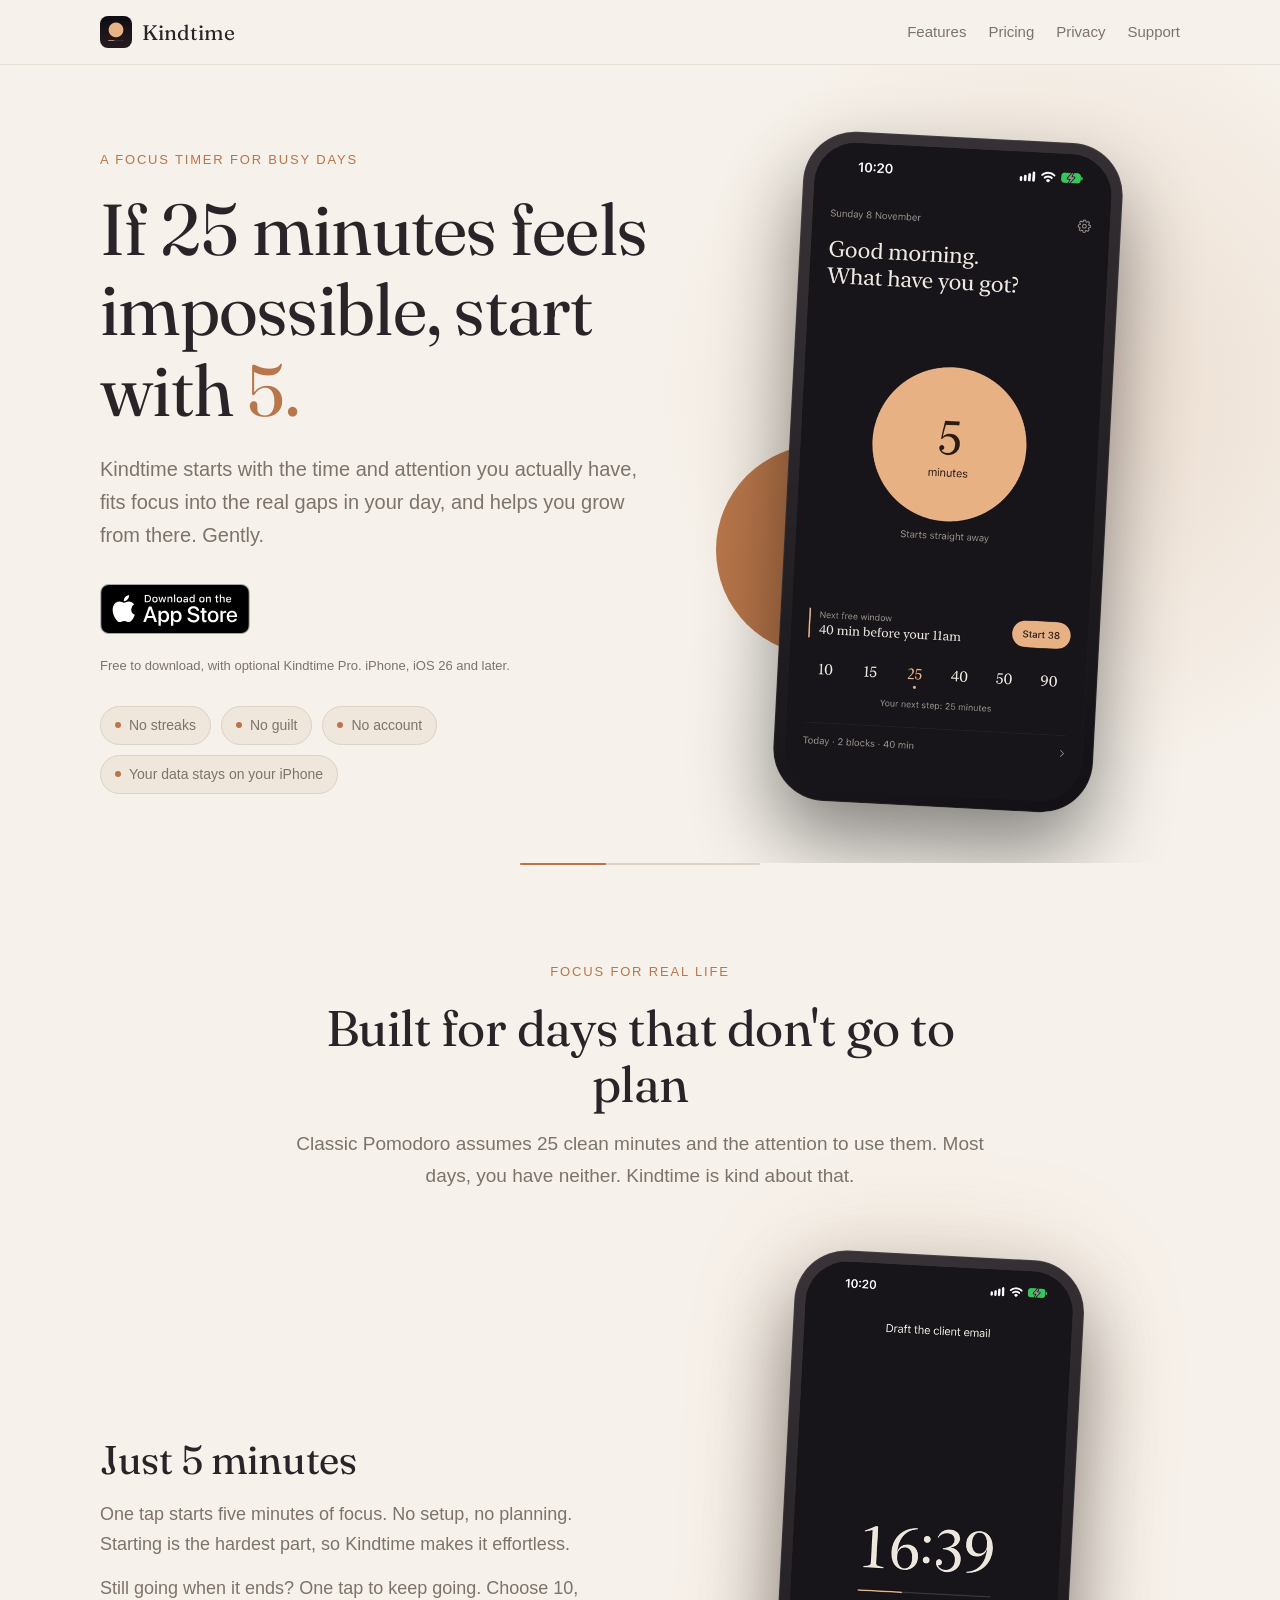
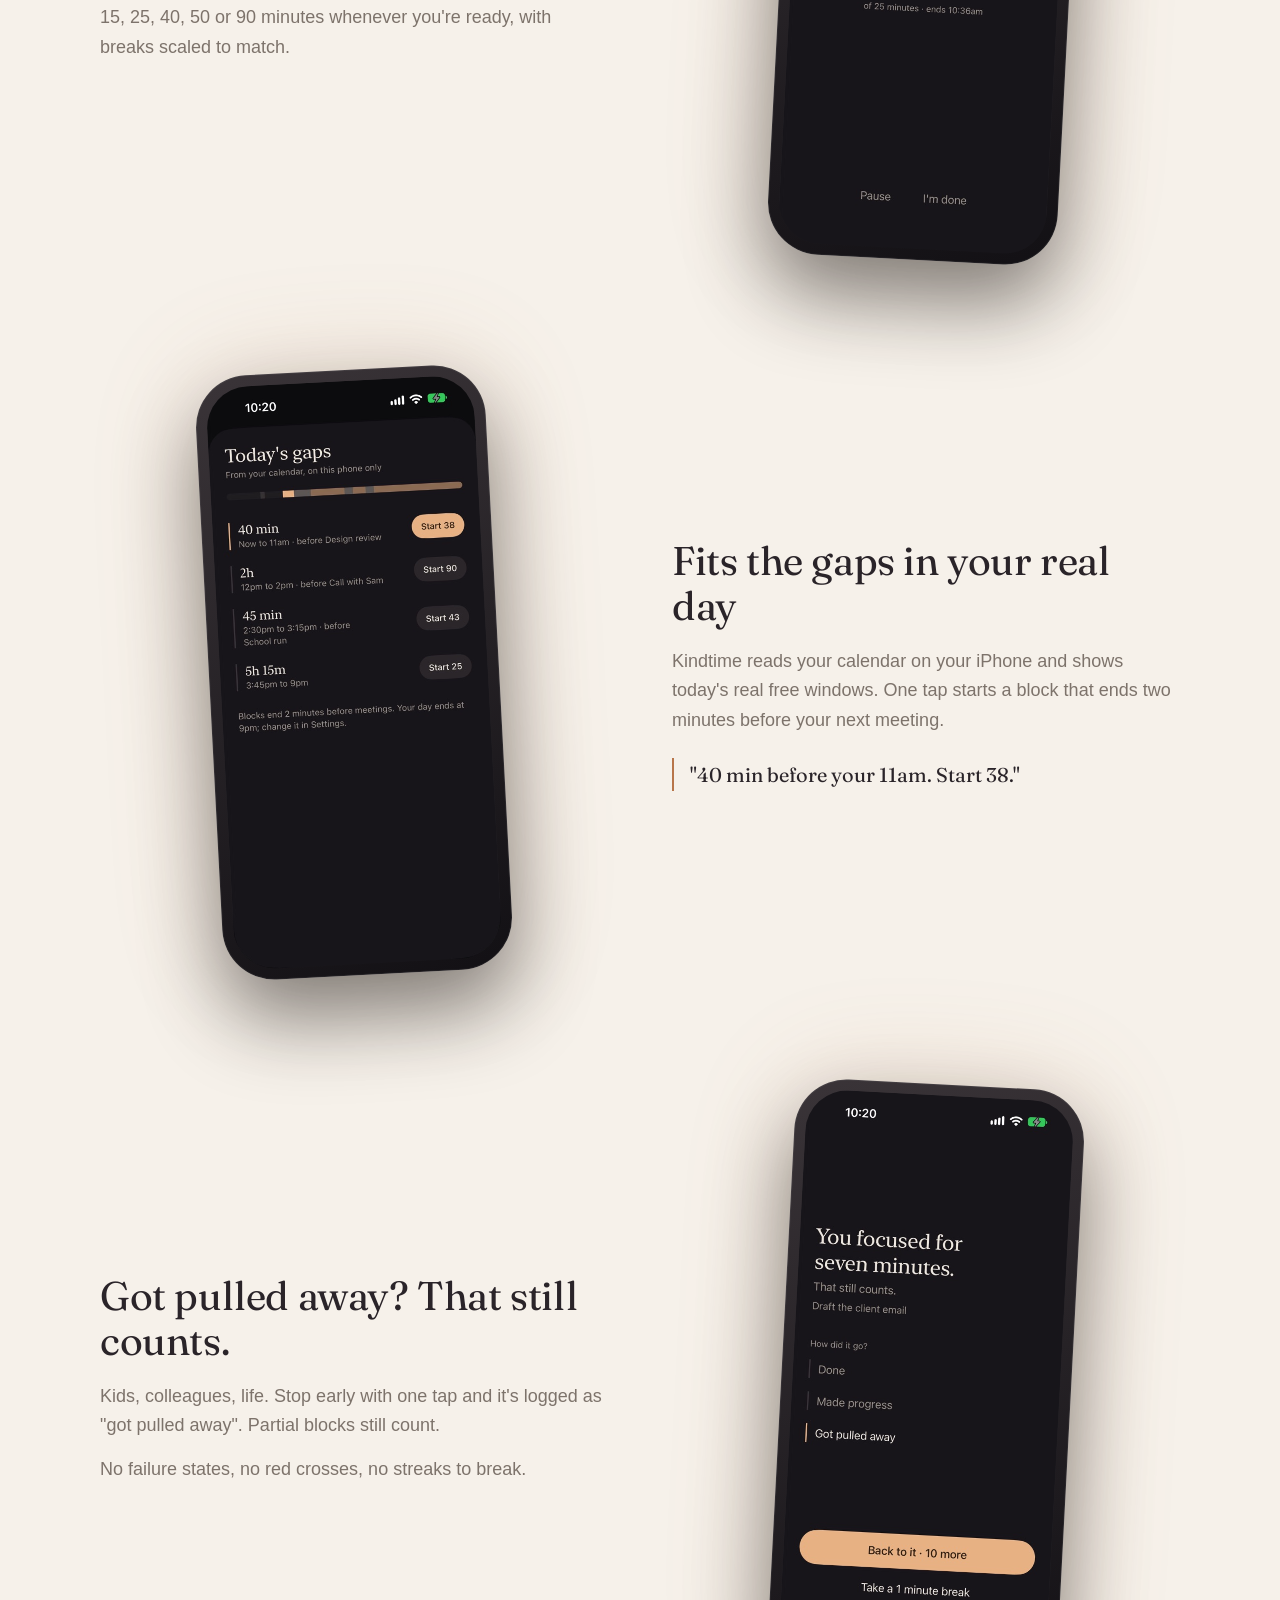
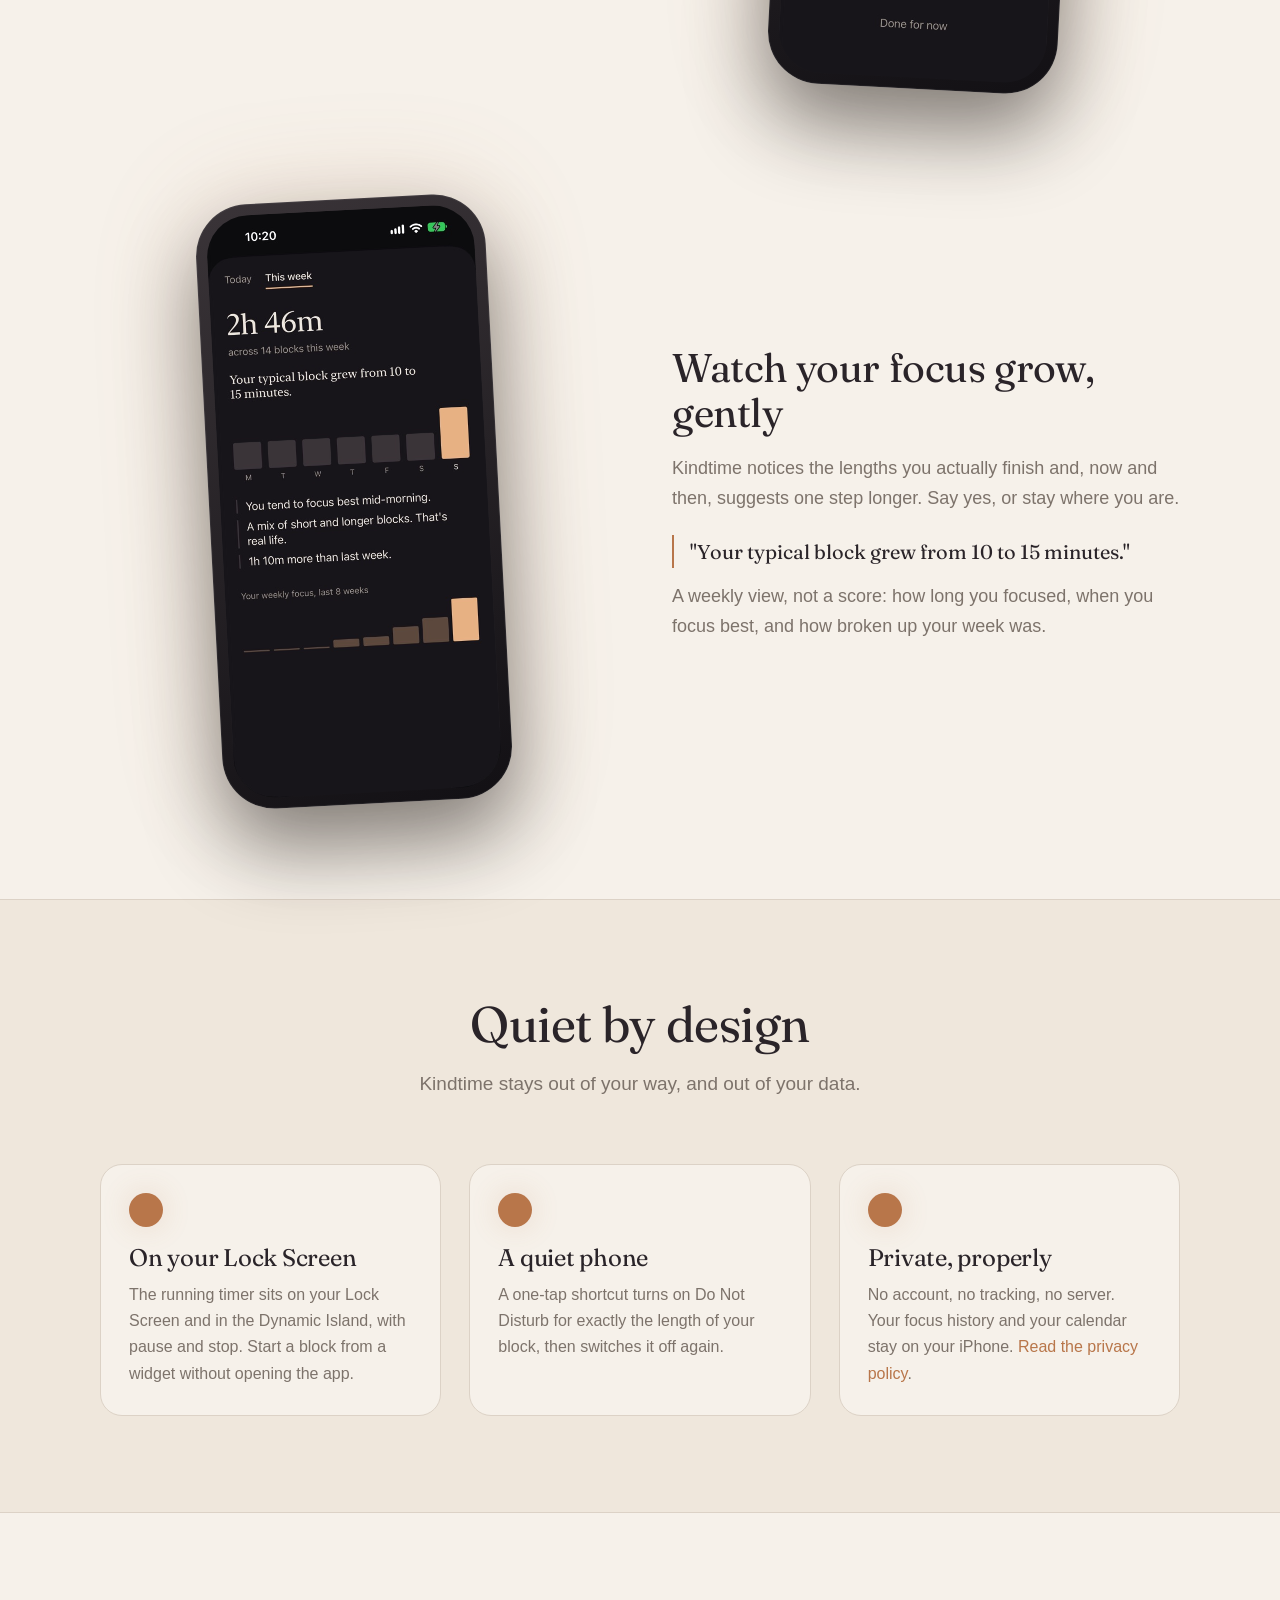
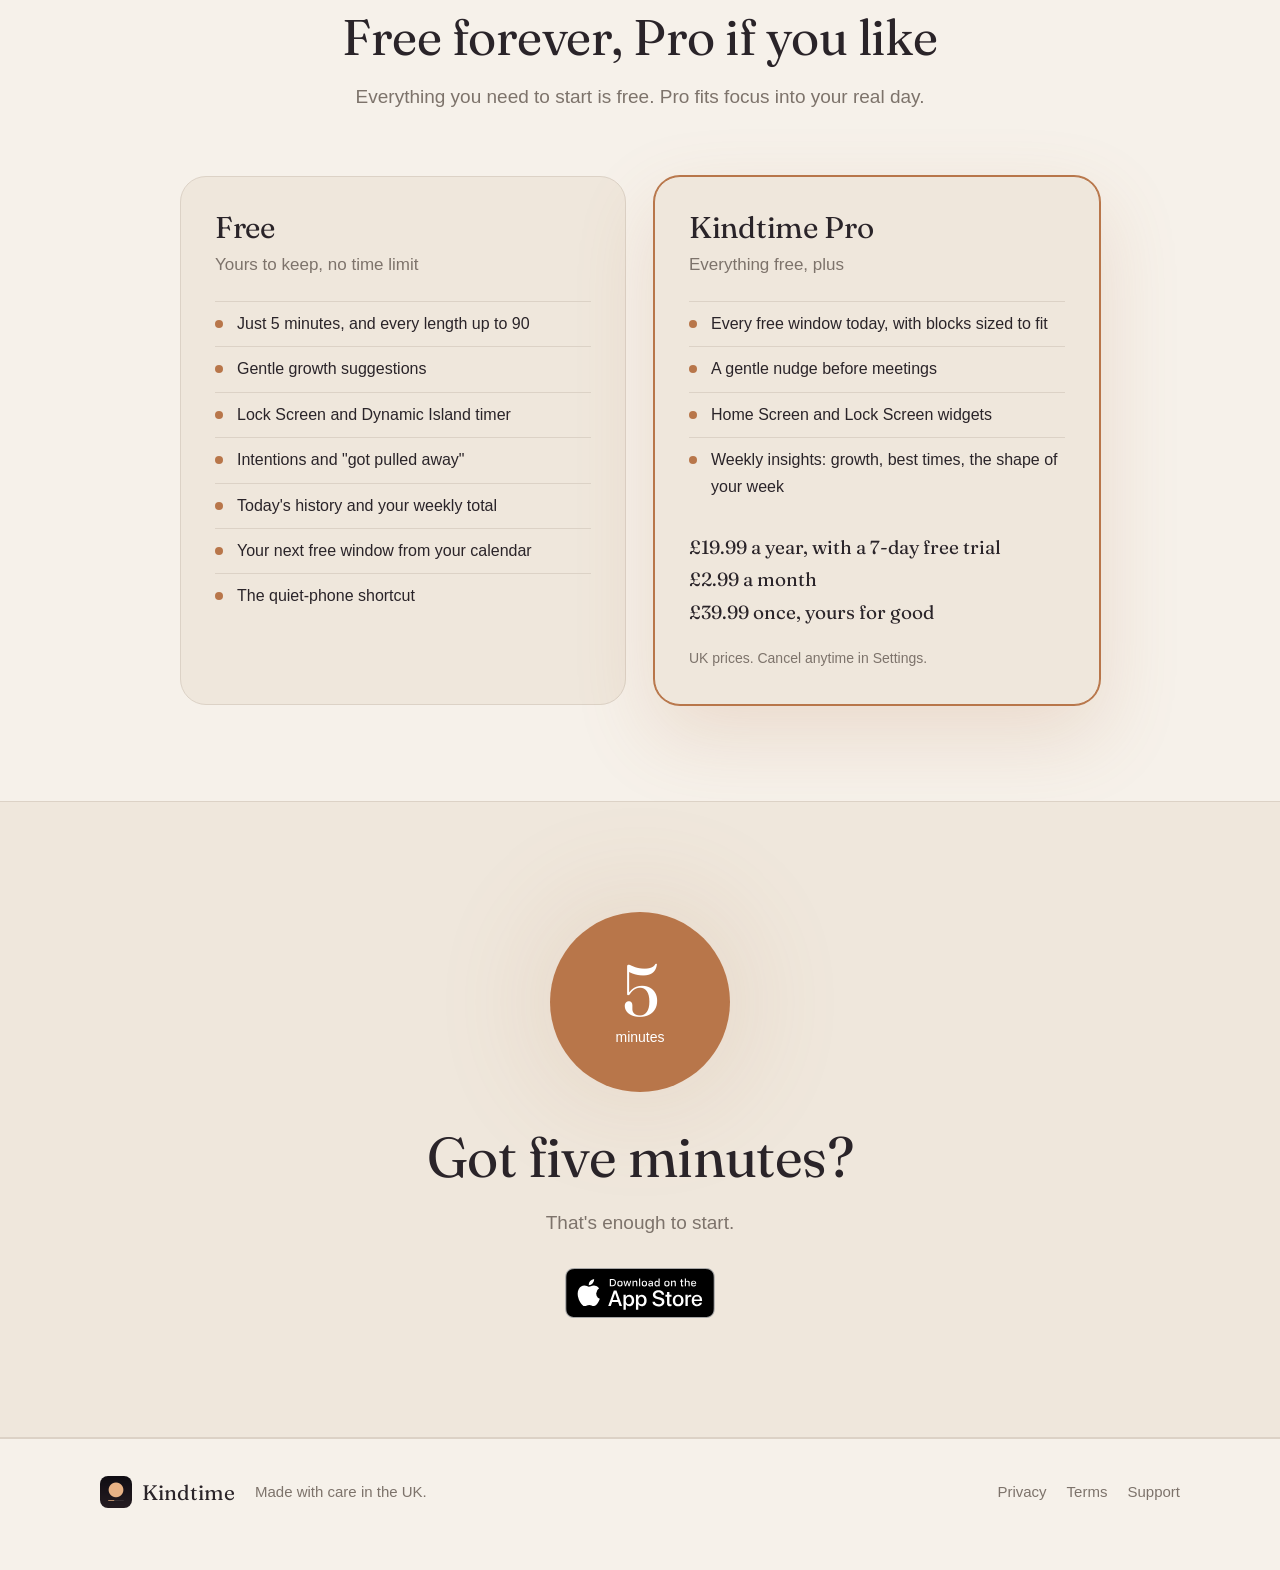
<file: index.html>
<!doctype html>
<html lang="en-GB">
<head>
<meta charset="utf-8">
<meta name="viewport" content="width=device-width,initial-scale=1">
<title>Kindtime: focus for real life</title>
<meta name="description" content="Kindtime is a calm focus timer for busy days. If 25 minutes feels impossible, start with 5. Fits the gaps in your real calendar. No streaks, no guilt.">
<meta property="og:title" content="Kindtime: focus for real life">
<meta property="og:description" content="If 25 minutes feels impossible, start with 5. A calm focus timer for busy days.">
<meta property="og:image" content="https://sitexuk.github.io/kindtime-site/images/screen-1-home.jpg">
<meta name="theme-color" content="#17151A">
<script>document.documentElement.classList.add('js');</script>
<link rel="preconnect" href="https://fonts.googleapis.com">
<link rel="stylesheet" href="https://fonts.googleapis.com/css2?family=Fraunces:opsz,wght@9..144,400&display=swap">
<link rel="stylesheet" href="style.css?v=4">
<link rel="icon" href="images/icon.png">
</head>
<body>

<header class="nav">
  <div class="wrap">
    <a class="brand" href="index.html"><img src="images/icon.png" alt="">Kindtime</a>
    <nav class="nav-links">
      <a href="#features">Features</a>
      <a href="#pricing">Pricing</a>
      <a href="privacy.html">Privacy</a>
      <a class="keep" href="support.html">Support</a>
    </nav>
  </div>
</header>

<section class="hero">
  <div class="wrap">
    <div>
      <div class="eyebrow">A focus timer for busy days</div>
      <h1>If 25 minutes feels impossible, start with&nbsp;<em>5.</em></h1>
      <p class="lede">Kindtime starts with the time and attention you actually have, fits focus into the real gaps in your day, and helps you grow from there. Gently.</p>
      <a class="badge" href="https://apps.apple.com/gb/app/kindtime-pomodoro-focus-timer/id6832359621"><img src="images/app-store-badge.svg" alt="Download on the App Store" width="150" height="50"></a>
      <p class="soon">Free to download, with optional Kindtime Pro. iPhone, iOS&nbsp;26 and later.</p>
      <div class="chips">
        <span class="chip">No streaks</span>
        <span class="chip">No guilt</span>
        <span class="chip">No account</span>
        <span class="chip">Your data stays on your iPhone</span>
      </div>
    </div>
    <div class="stage">
      <div class="sun" aria-hidden="true"></div>
      <div class="phone tilt-r"><img src="images/screen-1-home.jpg" alt="Kindtime home screen with a large 5 minutes button and the next free window: 40 minutes before your 11am" width="506" height="1100"></div>
    </div>
  </div>
</section>

<div class="hairline" aria-hidden="true"><span></span></div>

<section class="section" id="features">
  <div class="wrap">
    <div class="section-title reveal">
      <div class="eyebrow">Focus for real life</div>
      <h2>Built for days that don't go to plan</h2>
      <p>Classic Pomodoro assumes 25 clean minutes and the attention to use them. Most days, you have neither. Kindtime is kind about that.</p>
    </div>

    <div class="feature reveal">
      <div class="copy">
        <h3>Just 5 minutes</h3>
        <p>One tap starts five minutes of focus. No setup, no planning. Starting is the hardest part, so Kindtime makes it effortless.</p>
        <p>Still going when it ends? One tap to keep going. Choose 10, 15, 25, 40, 50 or 90 minutes whenever you're ready, with breaks scaled to match.</p>
      </div>
      <div class="phone tilt-r"><img src="images/screen-5-timer.jpg" alt="The running timer: 16:39 left, with the intention Draft the client email" loading="lazy" width="506" height="1100"></div>
    </div>

    <div class="feature flip reveal">
      <div class="copy">
        <h3>Fits the gaps in your real day</h3>
        <p>Kindtime reads your calendar on your iPhone and shows today's real free windows. One tap starts a block that ends two minutes before your next meeting.</p>
        <p class="quote">"40 min before your 11am. Start 38."</p>
      </div>
      <div class="phone tilt-l"><img src="images/screen-2-gaps.jpg" alt="Today's gaps: 40 minutes before Design review, 2 hours before a call, 45 minutes before the school run" loading="lazy" width="506" height="1100"></div>
    </div>

    <div class="feature reveal">
      <div class="copy">
        <h3>Got pulled away? That still counts.</h3>
        <p>Kids, colleagues, life. Stop early with one tap and it's logged as "got pulled away". Partial blocks still count.</p>
        <p>No failure states, no red crosses, no streaks to break.</p>
      </div>
      <div class="phone tilt-r"><img src="images/screen-3-pulled.jpg" alt="End of a block: You focused for seven minutes. That still counts." loading="lazy" width="506" height="1100"></div>
    </div>

    <div class="feature flip reveal">
      <div class="copy">
        <h3>Watch your focus grow, gently</h3>
        <p>Kindtime notices the lengths you actually finish and, now and then, suggests one step longer. Say yes, or stay where you are.</p>
        <p class="quote">"Your typical block grew from 10 to 15 minutes."</p>
        <p>A weekly view, not a score: how long you focused, when you focus best, and how broken up your week was.</p>
      </div>
      <div class="phone tilt-l"><img src="images/screen-4-week.jpg" alt="This week: 2 hours 46 minutes across 14 blocks, with your typical block growing from 10 to 15 minutes" loading="lazy" width="506" height="1100"></div>
    </div>
  </div>
</section>

<section class="section band">
  <div class="wrap">
    <div class="section-title reveal">
      <h2>Quiet by design</h2>
      <p>Kindtime stays out of your way, and out of your data.</p>
    </div>
    <div class="grid3">
      <div class="card reveal"><div class="dot"></div><h3>On your Lock Screen</h3><p>The running timer sits on your Lock Screen and in the Dynamic Island, with pause and stop. Start a block from a widget without opening the app.</p></div>
      <div class="card reveal"><div class="dot"></div><h3>A quiet phone</h3><p>A one-tap shortcut turns on Do Not Disturb for exactly the length of your block, then switches it off again.</p></div>
      <div class="card reveal"><div class="dot"></div><h3>Private, properly</h3><p>No account, no tracking, no server. Your focus history and your calendar stay on your iPhone. <a href="privacy.html">Read the privacy policy</a>.</p></div>
    </div>
  </div>
</section>

<section class="section" id="pricing">
  <div class="wrap">
    <div class="section-title reveal">
      <h2>Free forever, Pro if you like</h2>
      <p>Everything you need to start is free. Pro fits focus into your real day.</p>
    </div>
    <div class="prices">
      <div class="price reveal">
        <h3>Free</h3>
        <p class="tag">Yours to keep, no time limit</p>
        <ul>
          <li>Just 5 minutes, and every length up to 90</li>
          <li>Gentle growth suggestions</li>
          <li>Lock Screen and Dynamic Island timer</li>
          <li>Intentions and "got pulled away"</li>
          <li>Today's history and your weekly total</li>
          <li>Your next free window from your calendar</li>
          <li>The quiet-phone shortcut</li>
        </ul>
      </div>
      <div class="price pro reveal">
        <h3>Kindtime Pro</h3>
        <p class="tag">Everything free, plus</p>
        <ul>
          <li>Every free window today, with blocks sized to fit</li>
          <li>A gentle nudge before meetings</li>
          <li>Home Screen and Lock Screen widgets</li>
          <li>Weekly insights: growth, best times, the shape of your week</li>
        </ul>
        <p class="plans">£19.99 a year, with a 7-day free trial<br>£2.99 a month<br>£39.99 once, yours for good</p>
        <p class="muted" style="font-size:14px;margin:10px 0 0">UK prices. Cancel anytime in Settings.</p>
      </div>
    </div>
  </div>
</section>

<section class="cta band">
  <div class="wrap reveal">
    <div class="five" aria-hidden="true"><b>5</b><span>minutes</span></div>
    <h2>Got five minutes?</h2>
    <p>That's enough to start.</p>
    <a class="badge" href="https://apps.apple.com/gb/app/kindtime-pomodoro-focus-timer/id6832359621"><img src="images/app-store-badge.svg" alt="Download on the App Store" width="150" height="50"></a>
  </div>
</section>

<footer>
  <div class="wrap">
    <a class="brand" href="index.html"><img src="images/icon.png" alt="">Kindtime</a>
    <span>Made with care in the UK.</span>
    <nav><a href="privacy.html">Privacy</a><a href="terms.html">Terms</a><a href="support.html">Support</a></nav>
  </div>
</footer>

<script>
  // Fade sections in as they scroll into view.
  (function () {
    var els = document.querySelectorAll('.reveal');
    if (!('IntersectionObserver' in window)) { els.forEach(function (e) { e.classList.add('in'); }); return; }
    var io = new IntersectionObserver(function (entries) {
      entries.forEach(function (e) { if (e.isIntersecting) { e.target.classList.add('in'); io.unobserve(e.target); } });
    }, { threshold: 0.12 });
    els.forEach(function (e) { io.observe(e); });
  })();
</script>
</body>
</html>
</file>
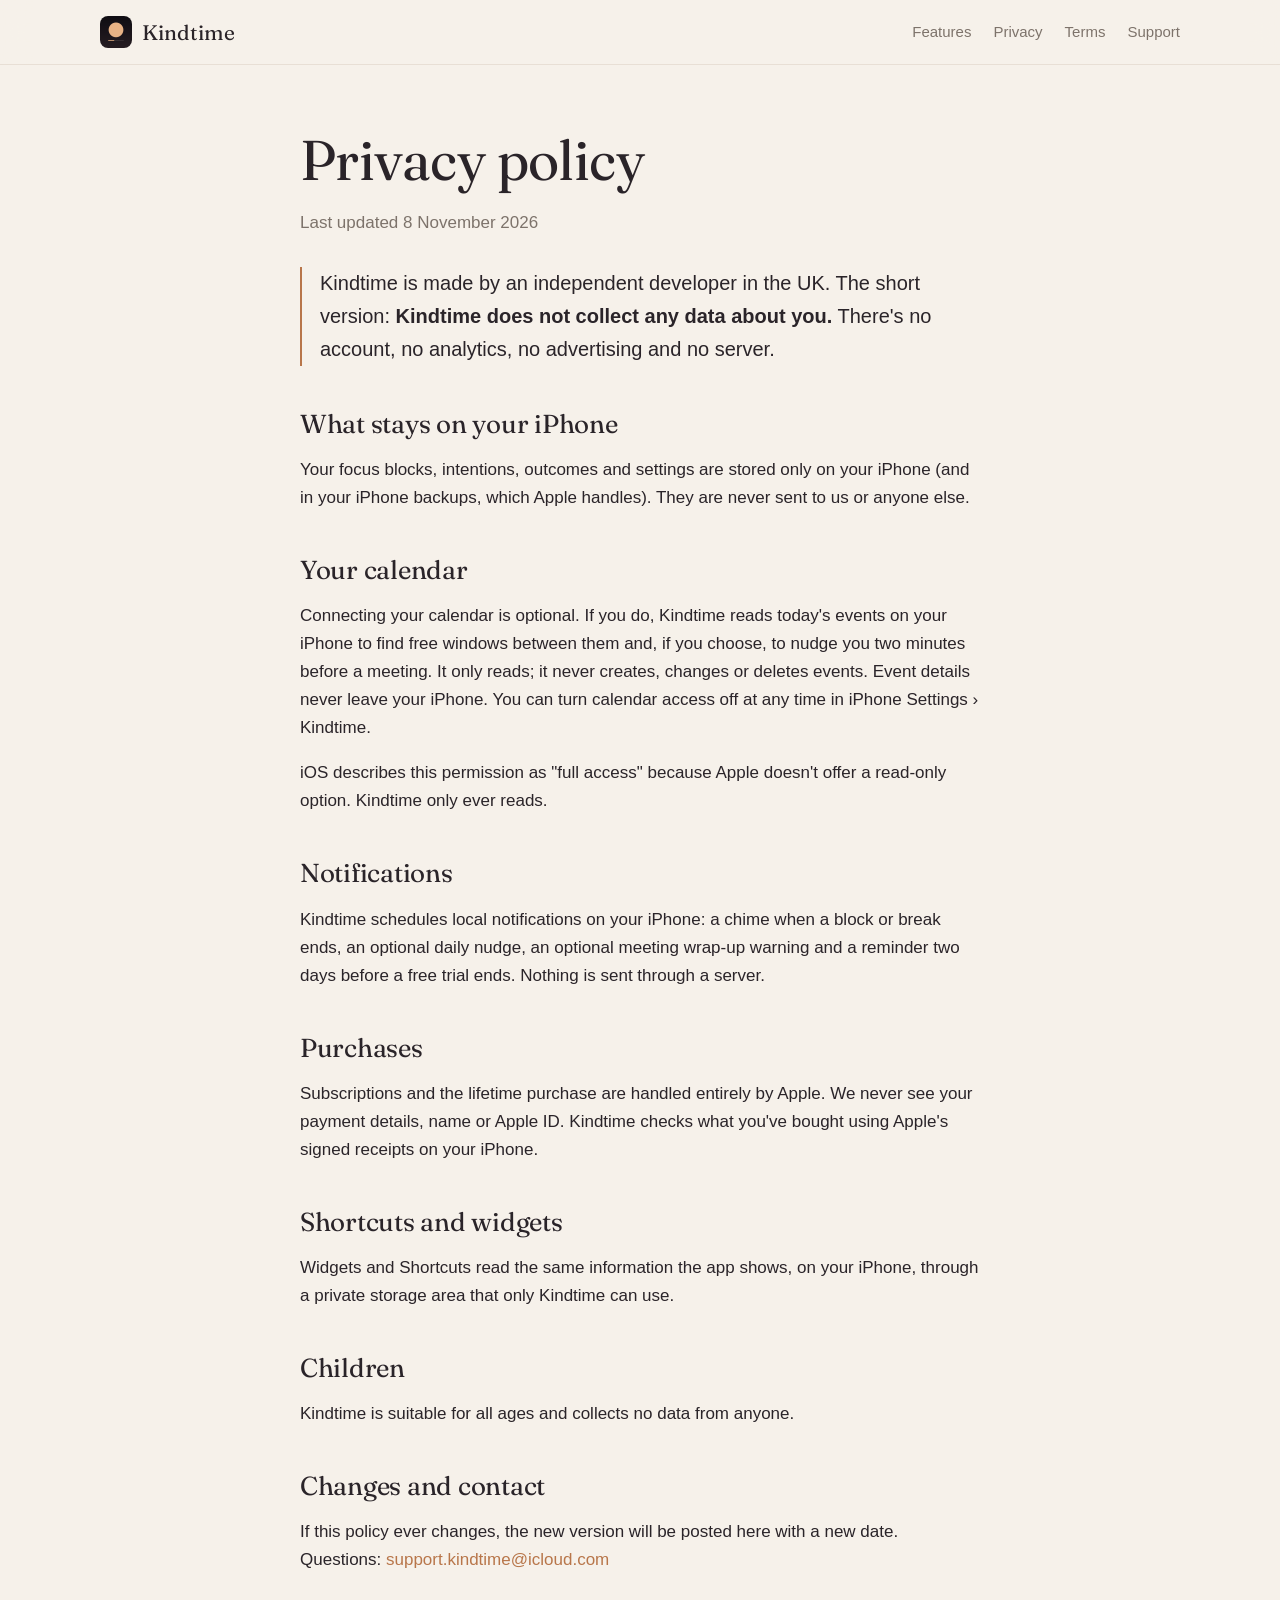
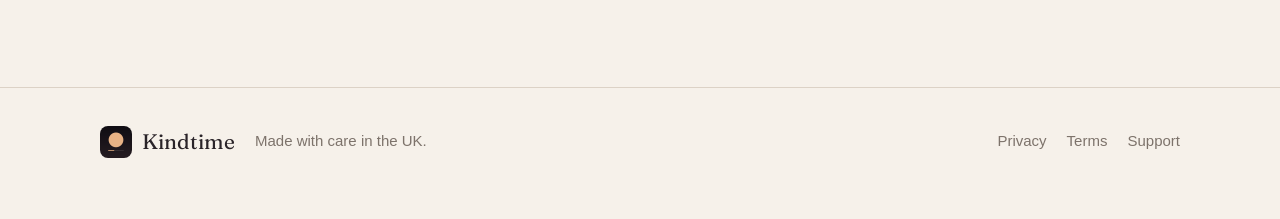
<file: privacy.html>
<!doctype html>
<html lang="en-GB">
<head>
<meta charset="utf-8">
<meta name="viewport" content="width=device-width,initial-scale=1">
<title>Kindtime privacy policy</title>
<meta name="theme-color" content="#17151A">
<link rel="preconnect" href="https://fonts.googleapis.com">
<link rel="stylesheet" href="https://fonts.googleapis.com/css2?family=Fraunces:opsz,wght@9..144,400&display=swap">
<link rel="stylesheet" href="style.css?v=4">
<link rel="icon" href="images/icon.png">
</head>
<body>
<header class="nav">
  <div class="wrap">
    <a class="brand" href="index.html"><img src="images/icon.png" alt="">Kindtime</a>
    <nav class="nav-links">
      <a href="index.html#features">Features</a>
      <a href="privacy.html">Privacy</a>
      <a href="terms.html">Terms</a>
      <a class="keep" href="support.html">Support</a>
    </nav>
  </div>
</header>
<main class="page">
<h1>Privacy policy</h1>
<p class="updated">Last updated 8 November 2026</p>
<p class="lead">Kindtime is made by an independent developer in the UK. The short version: <strong>Kindtime does not collect any data about you.</strong> There's no account, no analytics, no advertising and no server.</p>
<h2>What stays on your iPhone</h2>
<p>Your focus blocks, intentions, outcomes and settings are stored only on your iPhone (and in your iPhone backups, which Apple handles). They are never sent to us or anyone else.</p>
<h2>Your calendar</h2>
<p>Connecting your calendar is optional. If you do, Kindtime reads today's events on your iPhone to find free windows between them and, if you choose, to nudge you two minutes before a meeting. It only reads; it never creates, changes or deletes events. Event details never leave your iPhone. You can turn calendar access off at any time in iPhone Settings › Kindtime.</p>
<p>iOS describes this permission as "full access" because Apple doesn't offer a read-only option. Kindtime only ever reads.</p>
<h2>Notifications</h2>
<p>Kindtime schedules local notifications on your iPhone: a chime when a block or break ends, an optional daily nudge, an optional meeting wrap-up warning and a reminder two days before a free trial ends. Nothing is sent through a server.</p>
<h2>Purchases</h2>
<p>Subscriptions and the lifetime purchase are handled entirely by Apple. We never see your payment details, name or Apple ID. Kindtime checks what you've bought using Apple's signed receipts on your iPhone.</p>
<h2>Shortcuts and widgets</h2>
<p>Widgets and Shortcuts read the same information the app shows, on your iPhone, through a private storage area that only Kindtime can use.</p>
<h2>Children</h2>
<p>Kindtime is suitable for all ages and collects no data from anyone.</p>
<h2>Changes and contact</h2>
<p>If this policy ever changes, the new version will be posted here with a new date. Questions: <a href="mailto:support.kindtime@icloud.com">support.kindtime@icloud.com</a></p>
</main>
<footer>
  <div class="wrap">
    <a class="brand" href="index.html"><img src="images/icon.png" alt="">Kindtime</a>
    <span>Made with care in the UK.</span>
    <nav><a href="privacy.html">Privacy</a><a href="terms.html">Terms</a><a href="support.html">Support</a></nav>
  </div>
</footer>
</body>
</html>
</file>
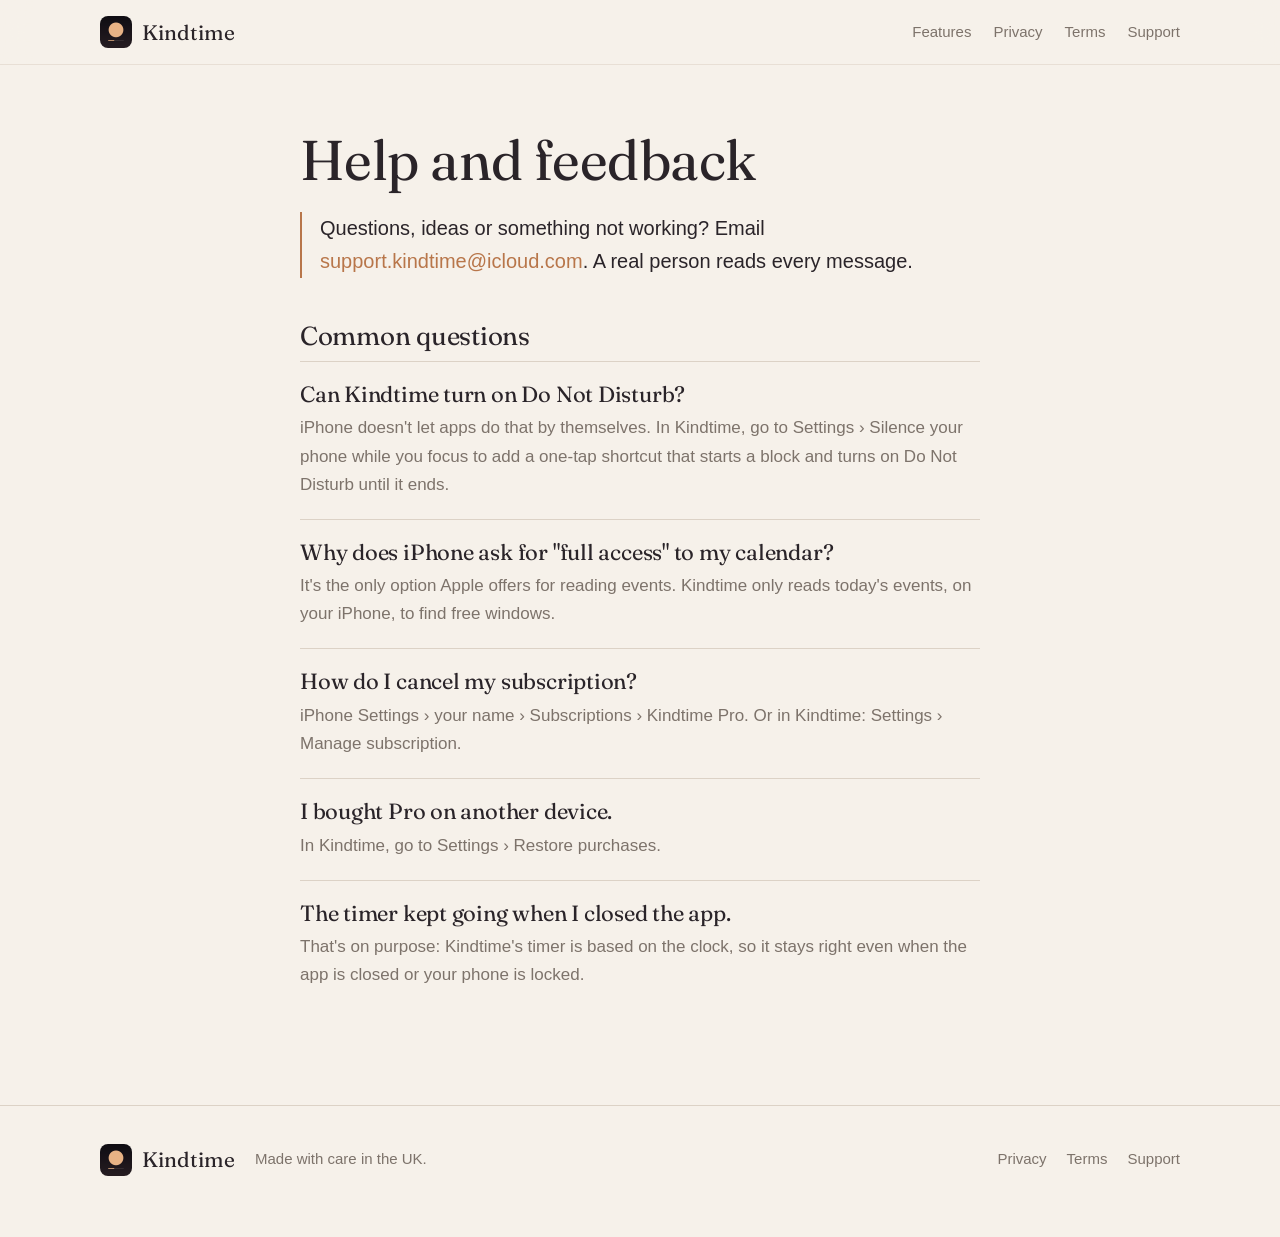
<file: support.html>
<!doctype html>
<html lang="en-GB">
<head>
<meta charset="utf-8">
<meta name="viewport" content="width=device-width,initial-scale=1">
<title>Kindtime support</title>
<meta name="theme-color" content="#17151A">
<link rel="preconnect" href="https://fonts.googleapis.com">
<link rel="stylesheet" href="https://fonts.googleapis.com/css2?family=Fraunces:opsz,wght@9..144,400&display=swap">
<link rel="stylesheet" href="style.css?v=4">
<link rel="icon" href="images/icon.png">
</head>
<body>
<header class="nav">
  <div class="wrap">
    <a class="brand" href="index.html"><img src="images/icon.png" alt="">Kindtime</a>
    <nav class="nav-links">
      <a href="index.html#features">Features</a>
      <a href="privacy.html">Privacy</a>
      <a href="terms.html">Terms</a>
      <a class="keep" href="support.html">Support</a>
    </nav>
  </div>
</header>
<main class="page">
<h1>Help and feedback</h1>
<p class="lead">Questions, ideas or something not working? Email <a href="mailto:support.kindtime@icloud.com">support.kindtime@icloud.com</a>. A real person reads every message.</p>
<h2>Common questions</h2>
<div class="faq"><h3>Can Kindtime turn on Do Not Disturb?</h3><p>iPhone doesn't let apps do that by themselves. In Kindtime, go to Settings › Silence your phone while you focus to add a one-tap shortcut that starts a block and turns on Do Not Disturb until it ends.</p></div>
<div class="faq"><h3>Why does iPhone ask for "full access" to my calendar?</h3><p>It's the only option Apple offers for reading events. Kindtime only reads today's events, on your iPhone, to find free windows.</p></div>
<div class="faq"><h3>How do I cancel my subscription?</h3><p>iPhone Settings › your name › Subscriptions › Kindtime Pro. Or in Kindtime: Settings › Manage subscription.</p></div>
<div class="faq"><h3>I bought Pro on another device.</h3><p>In Kindtime, go to Settings › Restore purchases.</p></div>
<div class="faq"><h3>The timer kept going when I closed the app.</h3><p>That's on purpose: Kindtime's timer is based on the clock, so it stays right even when the app is closed or your phone is locked.</p></div>
</main>
<footer>
  <div class="wrap">
    <a class="brand" href="index.html"><img src="images/icon.png" alt="">Kindtime</a>
    <span>Made with care in the UK.</span>
    <nav><a href="privacy.html">Privacy</a><a href="terms.html">Terms</a><a href="support.html">Support</a></nav>
  </div>
</footer>
</body>
</html>
</file>
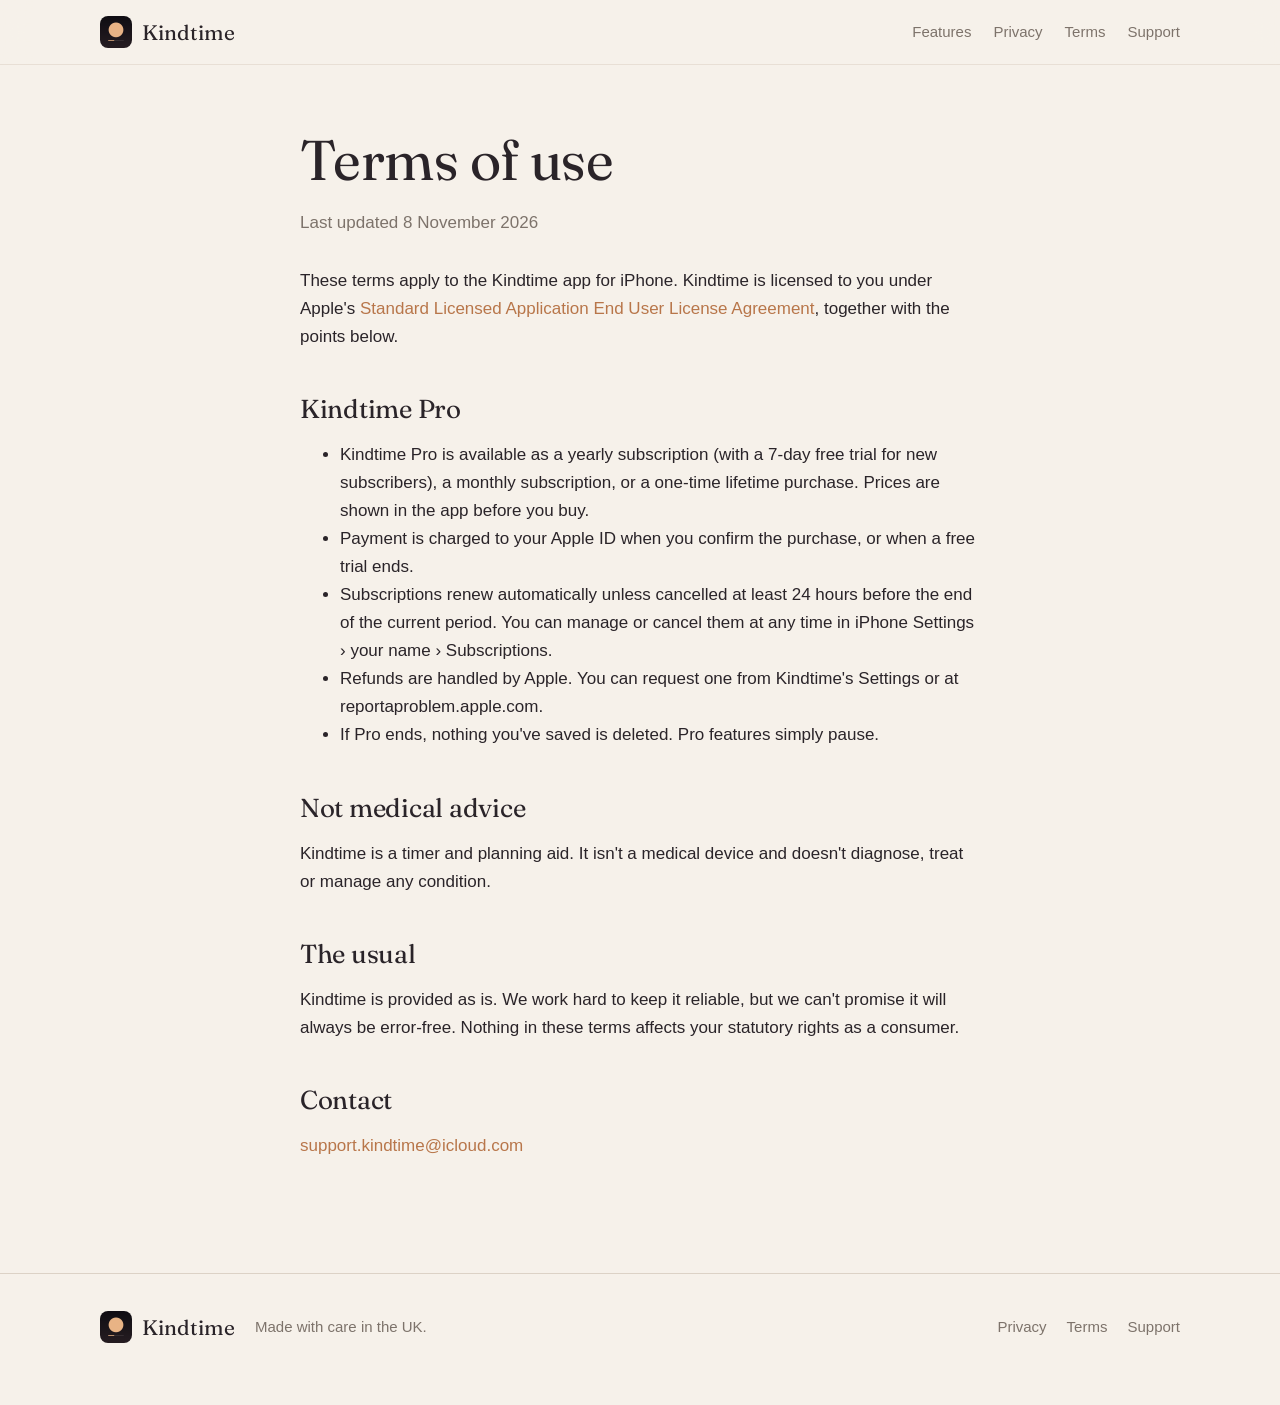
<file: terms.html>
<!doctype html>
<html lang="en-GB">
<head>
<meta charset="utf-8">
<meta name="viewport" content="width=device-width,initial-scale=1">
<title>Kindtime terms of use</title>
<meta name="theme-color" content="#17151A">
<link rel="preconnect" href="https://fonts.googleapis.com">
<link rel="stylesheet" href="https://fonts.googleapis.com/css2?family=Fraunces:opsz,wght@9..144,400&display=swap">
<link rel="stylesheet" href="style.css?v=4">
<link rel="icon" href="images/icon.png">
</head>
<body>
<header class="nav">
  <div class="wrap">
    <a class="brand" href="index.html"><img src="images/icon.png" alt="">Kindtime</a>
    <nav class="nav-links">
      <a href="index.html#features">Features</a>
      <a href="privacy.html">Privacy</a>
      <a href="terms.html">Terms</a>
      <a class="keep" href="support.html">Support</a>
    </nav>
  </div>
</header>
<main class="page">
<h1>Terms of use</h1>
<p class="updated">Last updated 8 November 2026</p>
<p>These terms apply to the Kindtime app for iPhone. Kindtime is licensed to you under Apple's <a href="https://www.apple.com/legal/internet-services/itunes/dev/stdeula/">Standard Licensed Application End User License Agreement</a>, together with the points below.</p>
<h2>Kindtime Pro</h2>
<ul>
<li>Kindtime Pro is available as a yearly subscription (with a 7-day free trial for new subscribers), a monthly subscription, or a one-time lifetime purchase. Prices are shown in the app before you buy.</li>
<li>Payment is charged to your Apple ID when you confirm the purchase, or when a free trial ends.</li>
<li>Subscriptions renew automatically unless cancelled at least 24 hours before the end of the current period. You can manage or cancel them at any time in iPhone Settings › your name › Subscriptions.</li>
<li>Refunds are handled by Apple. You can request one from Kindtime's Settings or at reportaproblem.apple.com.</li>
<li>If Pro ends, nothing you've saved is deleted. Pro features simply pause.</li>
</ul>
<h2>Not medical advice</h2>
<p>Kindtime is a timer and planning aid. It isn't a medical device and doesn't diagnose, treat or manage any condition.</p>
<h2>The usual</h2>
<p>Kindtime is provided as is. We work hard to keep it reliable, but we can't promise it will always be error-free. Nothing in these terms affects your statutory rights as a consumer.</p>
<h2>Contact</h2>
<p><a href="mailto:support.kindtime@icloud.com">support.kindtime@icloud.com</a></p>
</main>
<footer>
  <div class="wrap">
    <a class="brand" href="index.html"><img src="images/icon.png" alt="">Kindtime</a>
    <span>Made with care in the UK.</span>
    <nav><a href="privacy.html">Privacy</a><a href="terms.html">Terms</a><a href="support.html">Support</a></nav>
  </div>
</footer>
</body>
</html>
</file>
<file: style.css>
/* Kindtime website, Dusk palette. Dark first, warm cream in light mode. */
:root {
  --bg: #17151A; --bg-2: #1E1B20; --raised: #2A2629; --line: #3A3438;
  --text: #EDE6DD; --muted: #9A9189; --accent: #E7B184; --accent-deep: #C98E5E;
  --on-accent: #2A1D12; --glow: rgba(231, 177, 132, .22);
  --serif: "New York", "Fraunces", ui-serif, Georgia, serif;
  --sans: -apple-system, BlinkMacSystemFont, "Inter", "Helvetica Neue", sans-serif;
}
@media (prefers-color-scheme: light) {
  :root {
    --bg: #F6F1EA; --bg-2: #EFE7DC; --raised: #E8DED1; --line: #DCD2C6;
    --text: #2A2429; --muted: #7D736B; --accent: #B8764A; --accent-deep: #9C6038;
    --on-accent: #FFFFFF; --glow: rgba(184, 118, 74, .18);
  }
}
* { box-sizing: border-box; }
html { scroll-behavior: smooth; }
body { margin: 0; background: var(--bg); color: var(--text); font: 17px/1.65 var(--sans); -webkit-font-smoothing: antialiased; overflow-x: hidden; }
img { max-width: 100%; height: auto; display: block; }
a { color: var(--accent); text-decoration: none; }
a:hover { text-decoration: underline; }
.wrap { max-width: 1120px; margin: 0 auto; padding: 0 20px; }
h1, h2, h3 { font-family: var(--serif); font-weight: 400; line-height: 1.12; margin: 0; letter-spacing: -.01em; }
.muted { color: var(--muted); }
.eyebrow { font-size: 13px; letter-spacing: .14em; text-transform: uppercase; color: var(--accent); margin-bottom: 18px; }

/* Nav */
.nav { position: sticky; top: 0; z-index: 10; backdrop-filter: blur(14px); -webkit-backdrop-filter: blur(14px);
       background: color-mix(in srgb, var(--bg) 78%, transparent); border-bottom: 1px solid color-mix(in srgb, var(--line) 60%, transparent); }
.nav .wrap { display: flex; align-items: center; gap: 24px; height: 64px; }
.brand { display: flex; align-items: center; gap: 10px; color: var(--text); font-family: var(--serif); font-size: 21px; }
.brand:hover { text-decoration: none; }
.brand img { width: 32px; height: 32px; border-radius: 8px; }
.nav-links { margin-left: auto; display: flex; gap: 22px; font-size: 15px; }
.nav-links a { color: var(--muted); }
.nav-links a:hover { color: var(--text); text-decoration: none; }

/* Buttons */
.pill { display: inline-flex; align-items: center; gap: 10px; padding: 14px 24px; border-radius: 999px; font-weight: 500; font-size: 16px; }
.pill-accent { background: var(--accent); color: var(--on-accent); }
.pill-ghost { border: 1px solid var(--line); color: var(--text); }
.pill:hover { text-decoration: none; filter: brightness(1.05); }
.soon { font-size: 13px; color: var(--muted); margin-top: 12px; }

/* Hero */
.hero { position: relative; overflow: hidden; padding: 72px 0 56px; }
.hero::before { content: ""; position: absolute; width: 900px; height: 900px; right: -220px; top: -120px;
                background: radial-gradient(circle, var(--glow) 0%, transparent 62%); pointer-events: none; }
.hero .wrap { display: grid; grid-template-columns: 1.1fr .9fr; gap: 48px; align-items: center; position: relative; }
.hero h1 { font-size: clamp(42px, 6vw, 72px); }
.hero h1 em { font-style: normal; color: var(--accent); }
.hero p.lede { font-size: 20px; color: var(--muted); max-width: 30em; margin: 22px 0 32px; }
.chips { display: flex; flex-wrap: wrap; gap: 10px; margin-top: 30px; }
.chip { font-size: 14px; padding: 7px 14px; border-radius: 999px; background: var(--bg-2); border: 1px solid var(--line); color: var(--muted); }
.chip::before { content: ""; display: inline-block; width: 6px; height: 6px; border-radius: 50%; background: var(--accent); margin-right: 8px; vertical-align: 2px; }
.stage { position: relative; isolation: isolate; }

/* Phone frame */
.phone { position: relative; width: min(320px, 78vw); margin: 0 auto; border-radius: 52px; padding: 11px;
         background: linear-gradient(160deg, #3a3438, #121014); box-shadow: 0 40px 80px rgba(0,0,0,.45), 0 0 0 1px rgba(255,255,255,.06) inset; }
.phone img { border-radius: 42px; }
.phone.tilt-l { transform: rotate(-3deg); }
.phone.tilt-r { transform: rotate(3deg); }
.sun { position: absolute; width: 210px; height: 210px; border-radius: 50%; background: var(--accent); left: 0; top: 46%;
       z-index: -1; animation: rise 8s ease-in-out infinite alternate; }
@keyframes rise { from { transform: translateY(14px); } to { transform: translateY(-14px); } }

/* Hairline like the timer */
.hairline { height: 2px; background: var(--line); border-radius: 2px; overflow: hidden; width: 240px; max-width: 70%; margin: 0 auto; }
.hairline span { display: block; height: 100%; width: 36%; background: var(--accent); animation: fill 6s ease-in-out infinite alternate; }
@keyframes fill { from { width: 18%; } to { width: 72%; } }

/* Features */
.section { padding: 96px 0; }
.section-title { text-align: center; max-width: 720px; margin: 0 auto 64px; }
.section-title h2 { font-size: clamp(32px, 4.4vw, 50px); }
.section-title p { color: var(--muted); font-size: 19px; margin-top: 16px; }
.feature { display: grid; grid-template-columns: 1fr 1fr; gap: 64px; align-items: center; margin-bottom: 110px; }
.feature:last-child { margin-bottom: 0; }
.feature.flip .copy { order: 2; }
.feature h3 { font-size: clamp(28px, 3.4vw, 40px); margin-bottom: 18px; }
.feature p { color: var(--muted); font-size: 18px; margin: 0 0 14px; }
.feature .phone { width: min(290px, 74vw); box-shadow: 0 40px 80px rgba(0,0,0,.45), 0 0 110px var(--glow), 0 0 0 1px rgba(255,255,255,.06) inset; }
.feature .quote { border-left: 2px solid var(--accent); padding-left: 16px; color: var(--text); font-family: var(--serif); font-size: 20px; margin-top: 22px; }

/* Bands */
.band { background: var(--bg-2); border-top: 1px solid var(--line); border-bottom: 1px solid var(--line); }
.grid3 { display: grid; grid-template-columns: repeat(3, 1fr); gap: 28px; }
.card { padding: 28px; border-radius: 22px; background: var(--bg); border: 1px solid var(--line); }
.card h3 { font-size: 24px; margin-bottom: 10px; }
.card p { color: var(--muted); margin: 0; font-size: 16px; }
.dot { width: 34px; height: 34px; border-radius: 50%; background: var(--accent); margin-bottom: 18px; box-shadow: 0 0 30px var(--glow); }

/* Pricing */
.prices { display: grid; grid-template-columns: 1fr 1fr; gap: 28px; max-width: 920px; margin: 0 auto; }
.price { padding: 34px; border-radius: 26px; border: 1px solid var(--line); background: var(--bg-2); }
.price.pro { border-color: var(--accent); box-shadow: 0 0 0 1px var(--accent), 0 30px 80px var(--glow); }
.price h3 { font-size: 30px; }
.price .tag { color: var(--muted); margin: 6px 0 22px; }
.price ul { list-style: none; padding: 0; margin: 0; }
.price li { padding: 9px 0 9px 22px; border-top: 1px solid var(--line); position: relative; font-size: 16px; }
.price li::before { content: ""; position: absolute; left: 0; top: 18px; width: 8px; height: 8px; border-radius: 50%; background: var(--accent); }
.price .plans { margin-top: 22px; font-family: var(--serif); font-size: 19px; line-height: 1.7; }

/* Final CTA */
.cta { text-align: center; padding: 110px 0; position: relative; overflow: hidden; }
.cta .five { width: 180px; height: 180px; border-radius: 50%; background: var(--accent); color: var(--on-accent); margin: 0 auto 34px;
             display: flex; flex-direction: column; align-items: center; justify-content: center; box-shadow: 0 0 120px var(--glow); }
.cta .five b { font-family: var(--serif); font-weight: 400; font-size: 72px; line-height: 1; }
.cta .five span { font-size: 14px; }
.cta h2 { font-size: clamp(34px, 5vw, 56px); margin-bottom: 18px; }
.cta p { color: var(--muted); font-size: 19px; margin: 0 0 30px; }

/* Footer */
footer { border-top: 1px solid var(--line); padding: 36px 0 60px; font-size: 15px; color: var(--muted); }
footer .wrap { display: flex; flex-wrap: wrap; gap: 20px; align-items: center; }
footer nav { display: flex; gap: 20px; margin-left: auto; }
footer a { color: var(--muted); }

/* Text pages (privacy, terms, support) */
.page { max-width: 720px; margin: 0 auto; padding: 64px 20px 96px; }
.page h1 { font-size: clamp(40px, 6vw, 56px); margin-bottom: 10px; }
.page h2 { font-size: 26px; margin: 44px 0 10px; }
.page p, .page li { color: var(--text); }
.page .updated { color: var(--muted); margin-bottom: 30px; }
.page .lead { font-size: 20px; border-left: 2px solid var(--accent); padding-left: 18px; }
.faq { border-top: 1px solid var(--line); padding: 20px 0; }
.faq h3 { font-size: 22px; margin-bottom: 8px; }
.faq p { margin: 0; color: var(--muted); }

/* Gentle reveal on scroll */
.js .reveal { opacity: 0; transform: translateY(18px); transition: opacity .8s ease, transform .8s ease; }
.js .reveal.in { opacity: 1; transform: none; }
@media (prefers-reduced-motion: reduce) {
  .js .reveal { opacity: 1; transform: none; transition: none; }
  .sun, .hairline span { animation: none; }
}

/* Phone width */
@media (max-width: 820px) {
  .hero { padding-top: 40px; }
  .hero .wrap, .feature, .prices, .grid3 { grid-template-columns: 1fr; }
  .feature { gap: 36px; margin-bottom: 80px; }
  .feature.flip .copy { order: 0; }
  .nav-links a:not(.keep) { display: none; }
  .section { padding: 72px 0; }
  .phone.tilt-l, .phone.tilt-r { transform: none; }
  .sun { width: 140px; height: 140px; left: 2%; top: 50%; }
  footer nav { margin-left: 0; }
}

/* Apple's official App Store badge (served by Apple's marketing tools) */
.badge { display: inline-block; line-height: 0; }
.badge img { width: 150px; height: 50px; }
.badge:hover { text-decoration: none; opacity: .9; }
</file>
